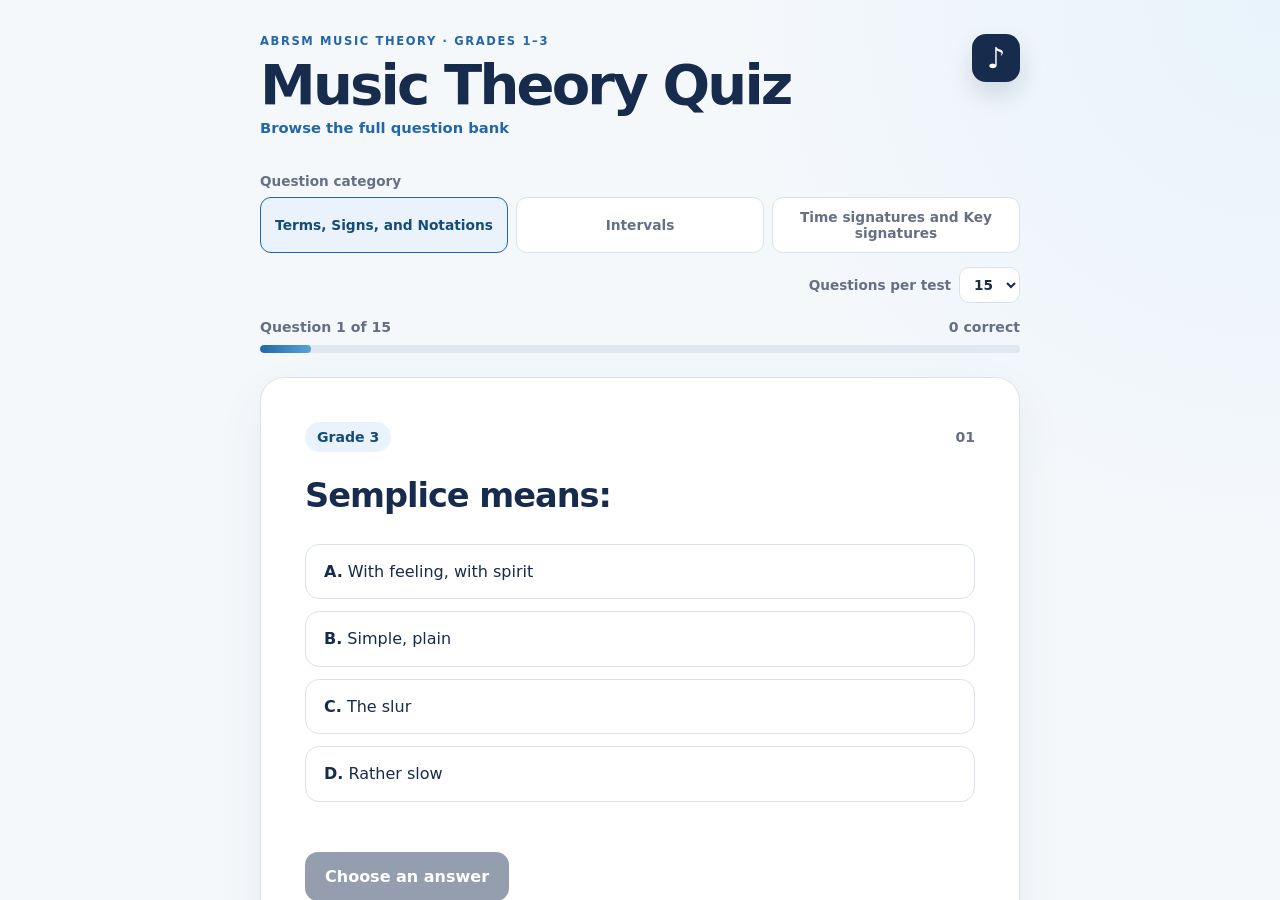
<file: index.html>
<!doctype html>
<html lang="en">
  <head>
    <meta charset="UTF-8" />
    <meta name="viewport" content="width=device-width, initial-scale=1.0" />
    <meta http-equiv="refresh" content="0; url=./abrsm-test/" />
    <title>ABRSM Music Theory Test</title>
    <link rel="canonical" href="./abrsm-test/" />
  </head>
  <body>
    <p>Opening the <a href="./abrsm-test/">ABRSM Music Theory Test</a>…</p>
  </body>
</html>
</file>
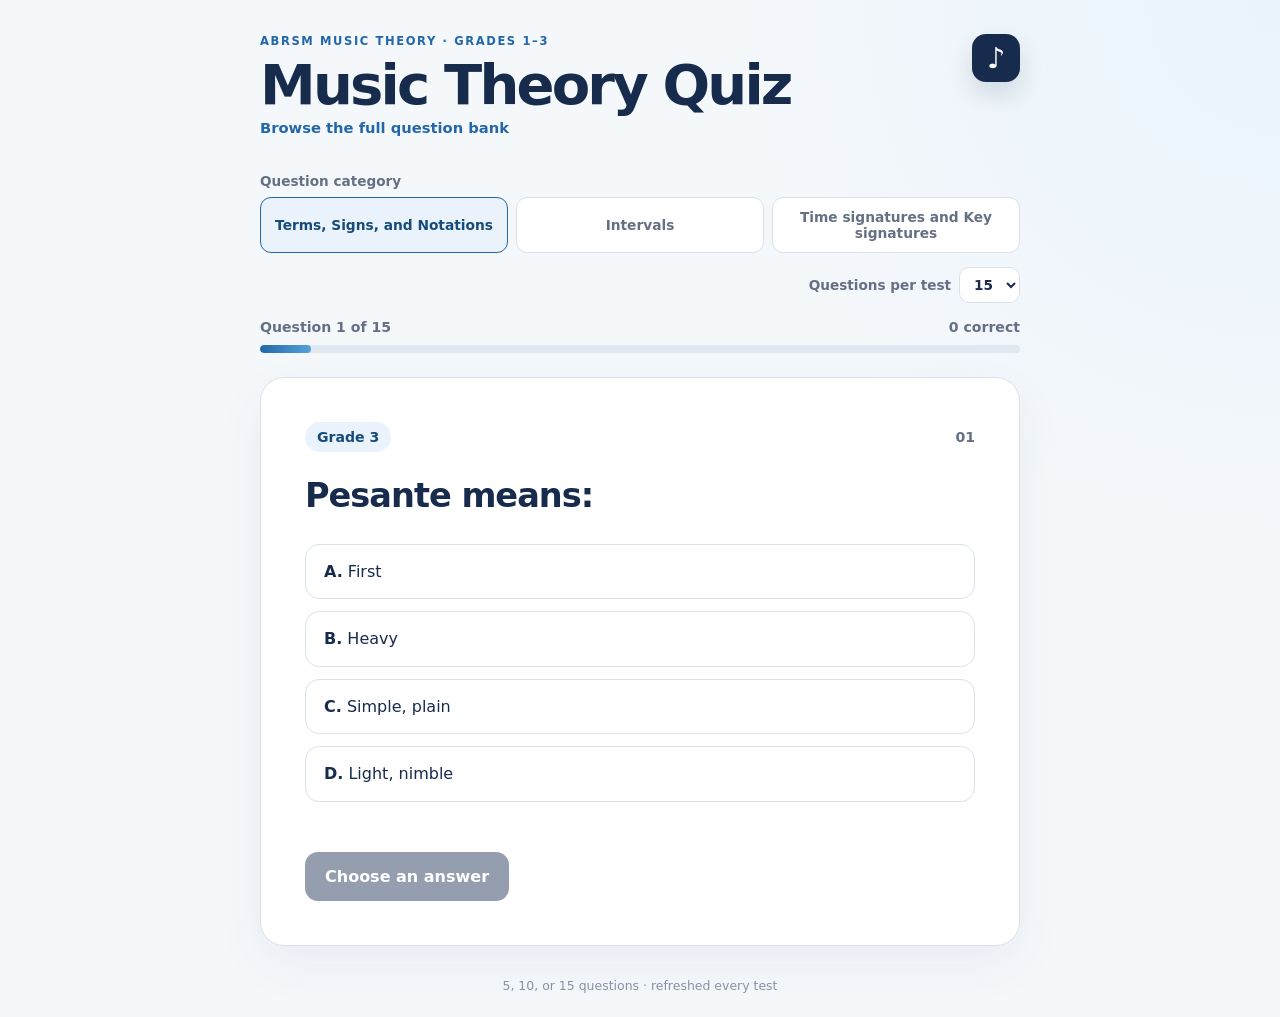
<file: abrsm-test/index.html>
<!doctype html>
<html lang="en">
  <head>
    <meta charset="UTF-8" />
    <meta name="viewport" content="width=device-width, initial-scale=1.0" />
    <meta name="description" content="ABRSM Grade 1–3 music theory quiz, including terms, signs, notation, and intervals." />
    <title>Music Theory Quiz</title>
    <link rel="stylesheet" href="styles.css" />
    <script src="interval-matrix.js" defer></script>
    <script src="vendor/abcjs-basic-min.js" defer></script>
    <script src="app.js" defer></script>
  </head>
  <body>
    <main class="app-shell">
      <header class="site-header">
        <div>
          <p class="eyebrow">ABRSM MUSIC THEORY · GRADES 1–3</p>
          <h1>Music Theory Quiz</h1>
          <a class="text-link" href="question-bank.html">Browse the full question bank</a>
        </div>
        <div class="header-mark" aria-hidden="true">♪</div>
      </header>

      <section id="test-screen" class="screen" aria-live="polite">
        <div class="category-selector" role="group" aria-label="Question category">
          <span class="category-selector-label">Question category</span>
          <div class="category-buttons">
            <button class="category-button active" type="button" data-category="terms" aria-pressed="true">Terms, Signs, and Notations</button>
            <button class="category-button" type="button" data-category="intervals" aria-pressed="false">Intervals</button>
            <button class="category-button" type="button" data-category="time-signatures" aria-pressed="false">Time signatures and Key signatures</button>
          </div>
        </div>
        <div class="test-options">
          <label for="test-length">Questions per test
            <select id="test-length" aria-label="Number of questions">
              <option value="15" selected>15</option>
              <option value="10">10</option>
              <option value="5">5</option>
            </select>
          </label>
        </div>
        <div class="progress-row">
          <span id="progress-label">Question 1 of 15</span>
          <span id="score-label">0 correct</span>
        </div>
        <div class="progress-track" aria-hidden="true"><div id="progress-bar" class="progress-bar"></div></div>

        <article class="question-card">
          <div class="question-meta"><span id="grade-badge" class="grade-badge">Grade 1</span><span id="question-number">01</span></div>
          <h2 id="question-text"></h2>
          <div id="question-image-wrap" class="question-image-wrap hidden"><img id="question-image" alt="Musical notation for this question" /></div>
          <div id="question-notation-wrap" class="question-notation-wrap hidden"><div id="question-notation" role="img"></div></div>
          <div id="answers" class="answers" role="radiogroup" aria-label="Answer choices"></div>
          <p id="feedback" class="feedback" role="status"></p>
          <button id="next-button" class="primary-button" type="button" disabled>Choose an answer</button>
        </article>
      </section>

      <section id="result-screen" class="screen hidden" aria-live="polite">
        <div class="result-hero">
          <p class="eyebrow">TEST COMPLETE</p>
          <h2 id="result-title">Your results</h2>
          <p id="result-summary" class="result-summary"></p>
        </div>
        <div id="review" class="review-list"></div>
        <button id="restart-button" class="primary-button" type="button">Do another test</button>
      </section>

      <footer class="site-footer">5, 10, or 15 questions · refreshed every test</footer>
    </main>
  </body>
</html>
</file>
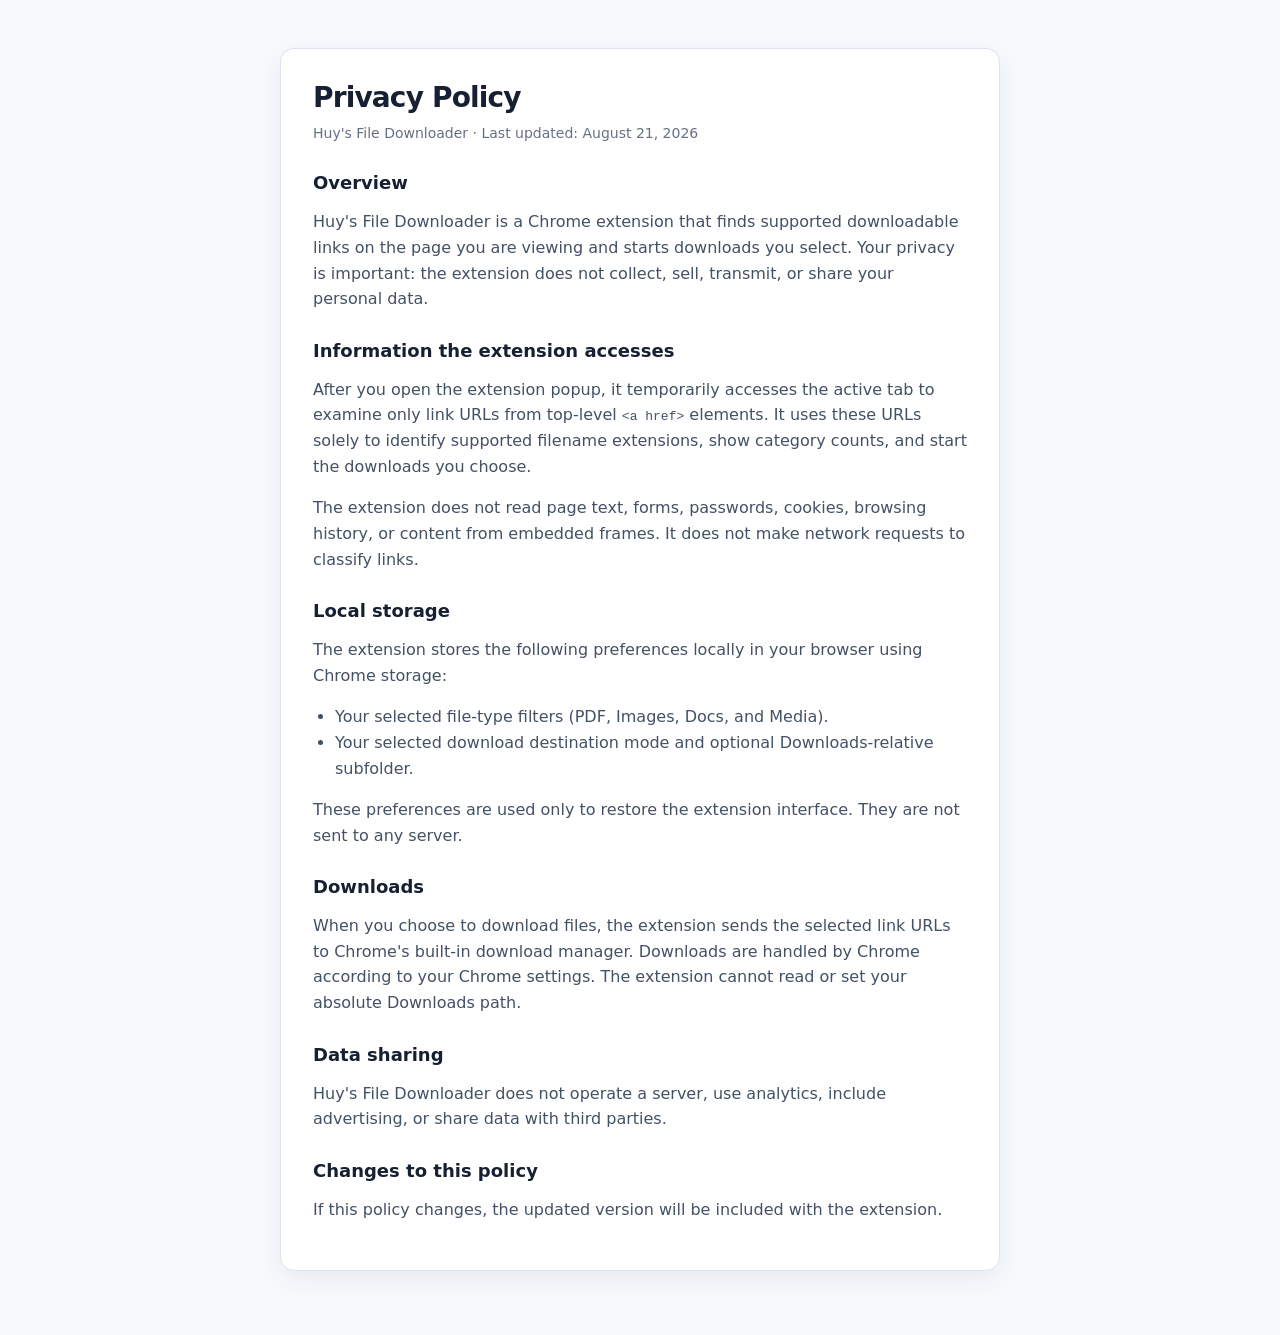
<file: privacy-policy.html>
<!doctype html>
<html lang="en">
  <head>
    <meta charset="utf-8">
    <meta name="viewport" content="width=device-width, initial-scale=1">
    <title>Privacy Policy — Huy's File Downloader</title>
    <style>
      :root { color: #172033; background: #f7f9fc; font-family: system-ui, -apple-system, BlinkMacSystemFont, "Segoe UI", sans-serif; }
      body { margin: 0; }
      main { max-width: 720px; margin: 0 auto; padding: 48px 24px 64px; }
      article { padding: 32px; border: 1px solid #dce3ed; border-radius: 14px; background: #fff; box-shadow: 0 8px 24px rgb(36 73 125 / 8%); }
      h1 { margin: 0; font-size: 28px; letter-spacing: -0.03em; }
      h2 { margin: 28px 0 8px; font-size: 18px; }
      p, li { color: #435166; line-height: 1.6; }
      .updated { margin: 8px 0 0; color: #657084; font-size: 14px; }
      ul { padding-left: 22px; }
      strong { color: #172033; }
    </style>
  </head>
  <body>
    <main>
      <article>
        <h1>Privacy Policy</h1>
        <p class="updated">Huy's File Downloader · Last updated: August 21, 2026</p>

        <h2>Overview</h2>
        <p>Huy's File Downloader is a Chrome extension that finds supported downloadable links on the page you are viewing and starts downloads you select. Your privacy is important: the extension does not collect, sell, transmit, or share your personal data.</p>

        <h2>Information the extension accesses</h2>
        <p>After you open the extension popup, it temporarily accesses the active tab to examine only link URLs from top-level <code>&lt;a href&gt;</code> elements. It uses these URLs solely to identify supported filename extensions, show category counts, and start the downloads you choose.</p>
        <p>The extension does not read page text, forms, passwords, cookies, browsing history, or content from embedded frames. It does not make network requests to classify links.</p>

        <h2>Local storage</h2>
        <p>The extension stores the following preferences locally in your browser using Chrome storage:</p>
        <ul>
          <li>Your selected file-type filters (PDF, Images, Docs, and Media).</li>
          <li>Your selected download destination mode and optional Downloads-relative subfolder.</li>
        </ul>
        <p>These preferences are used only to restore the extension interface. They are not sent to any server.</p>

        <h2>Downloads</h2>
        <p>When you choose to download files, the extension sends the selected link URLs to Chrome's built-in download manager. Downloads are handled by Chrome according to your Chrome settings. The extension cannot read or set your absolute Downloads path.</p>

        <h2>Data sharing</h2>
        <p>Huy's File Downloader does not operate a server, use analytics, include advertising, or share data with third parties.</p>

        <h2>Changes to this policy</h2>
        <p>If this policy changes, the updated version will be included with the extension.</p>
      </article>
    </main>
  </body>
</html>
</file>
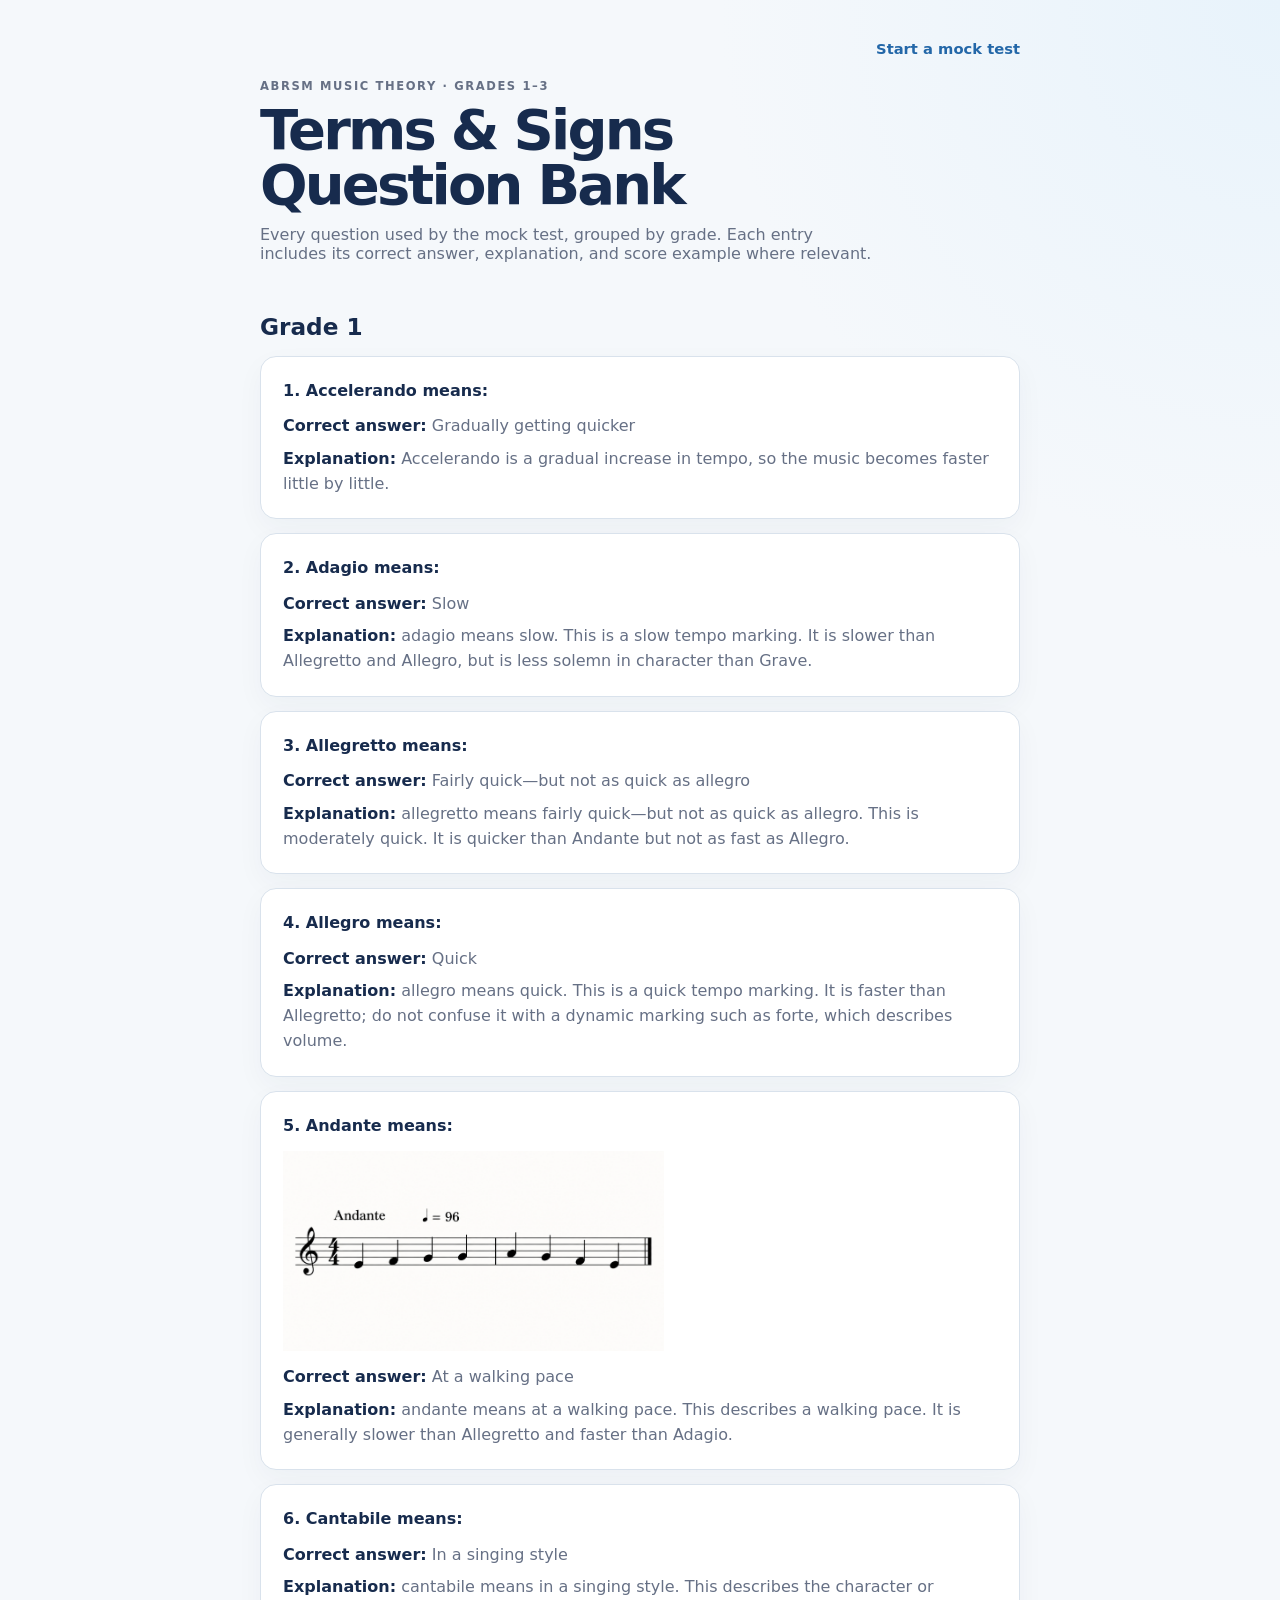
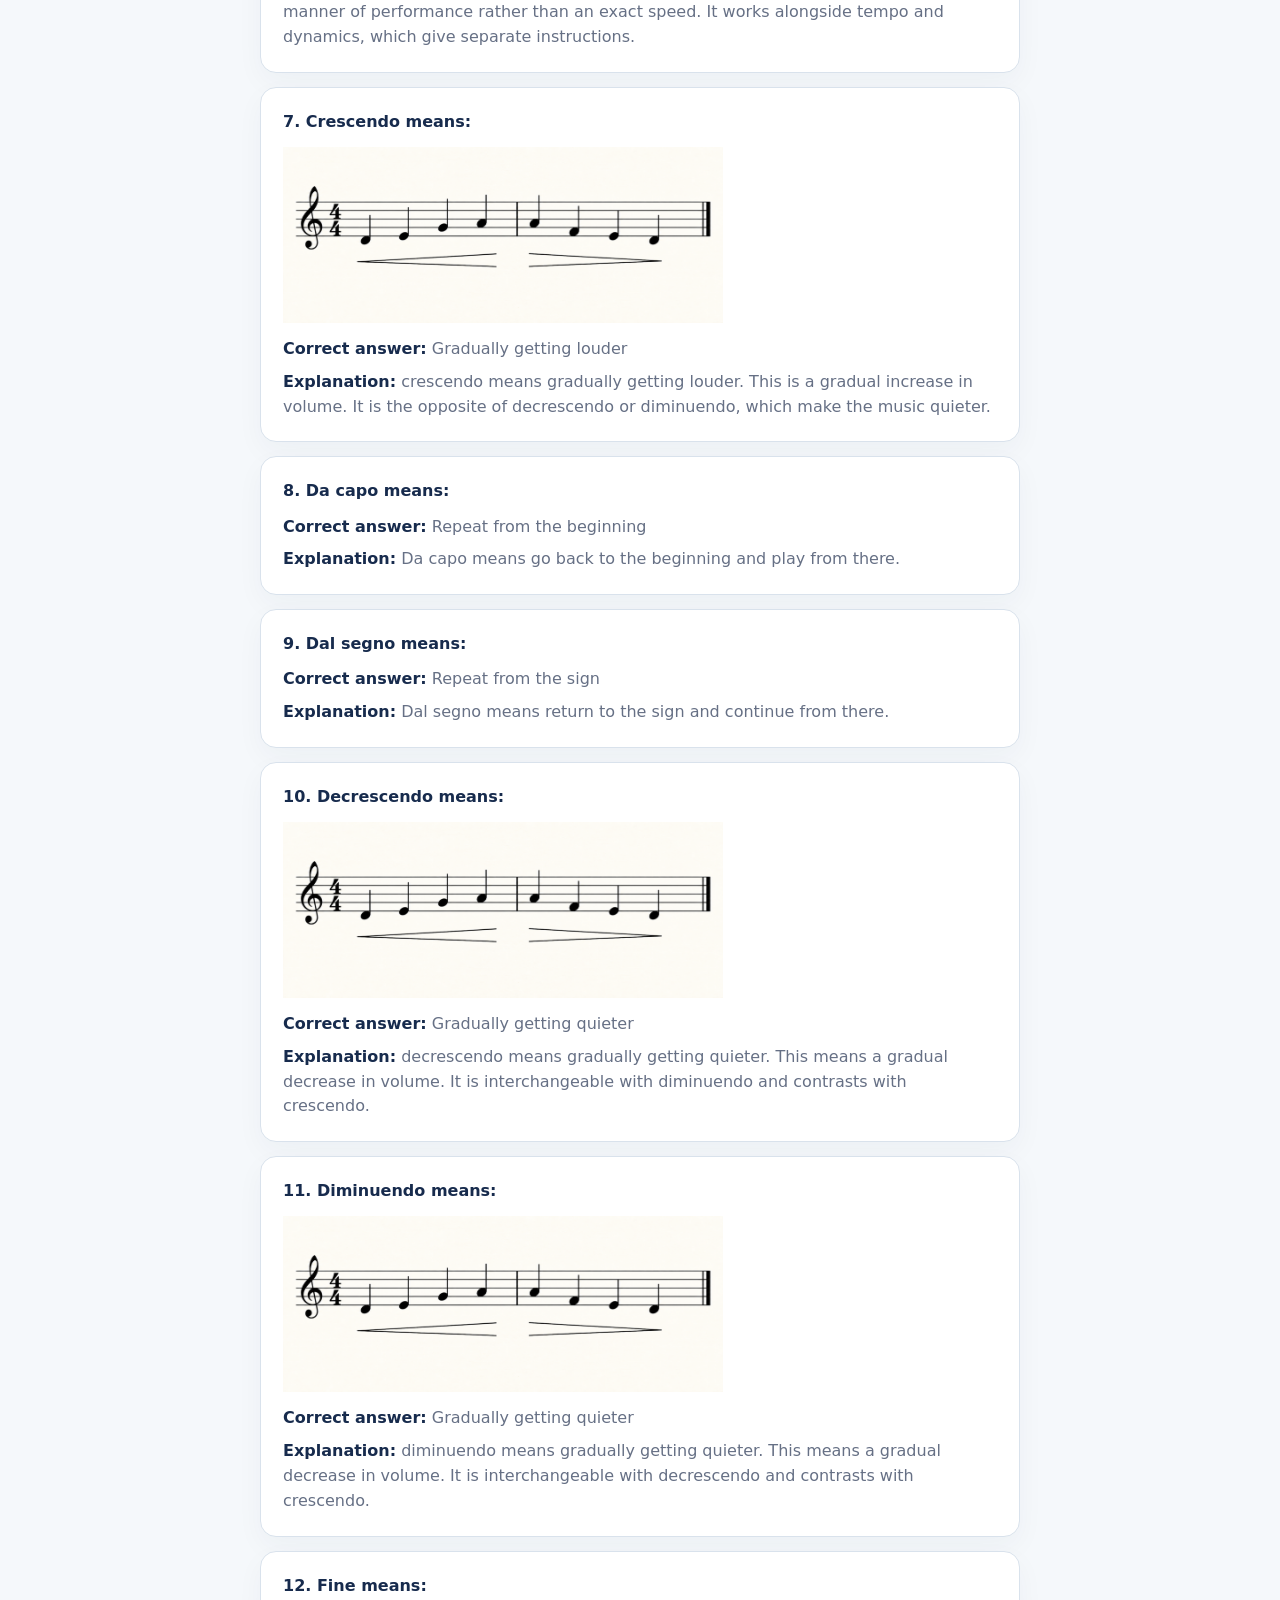
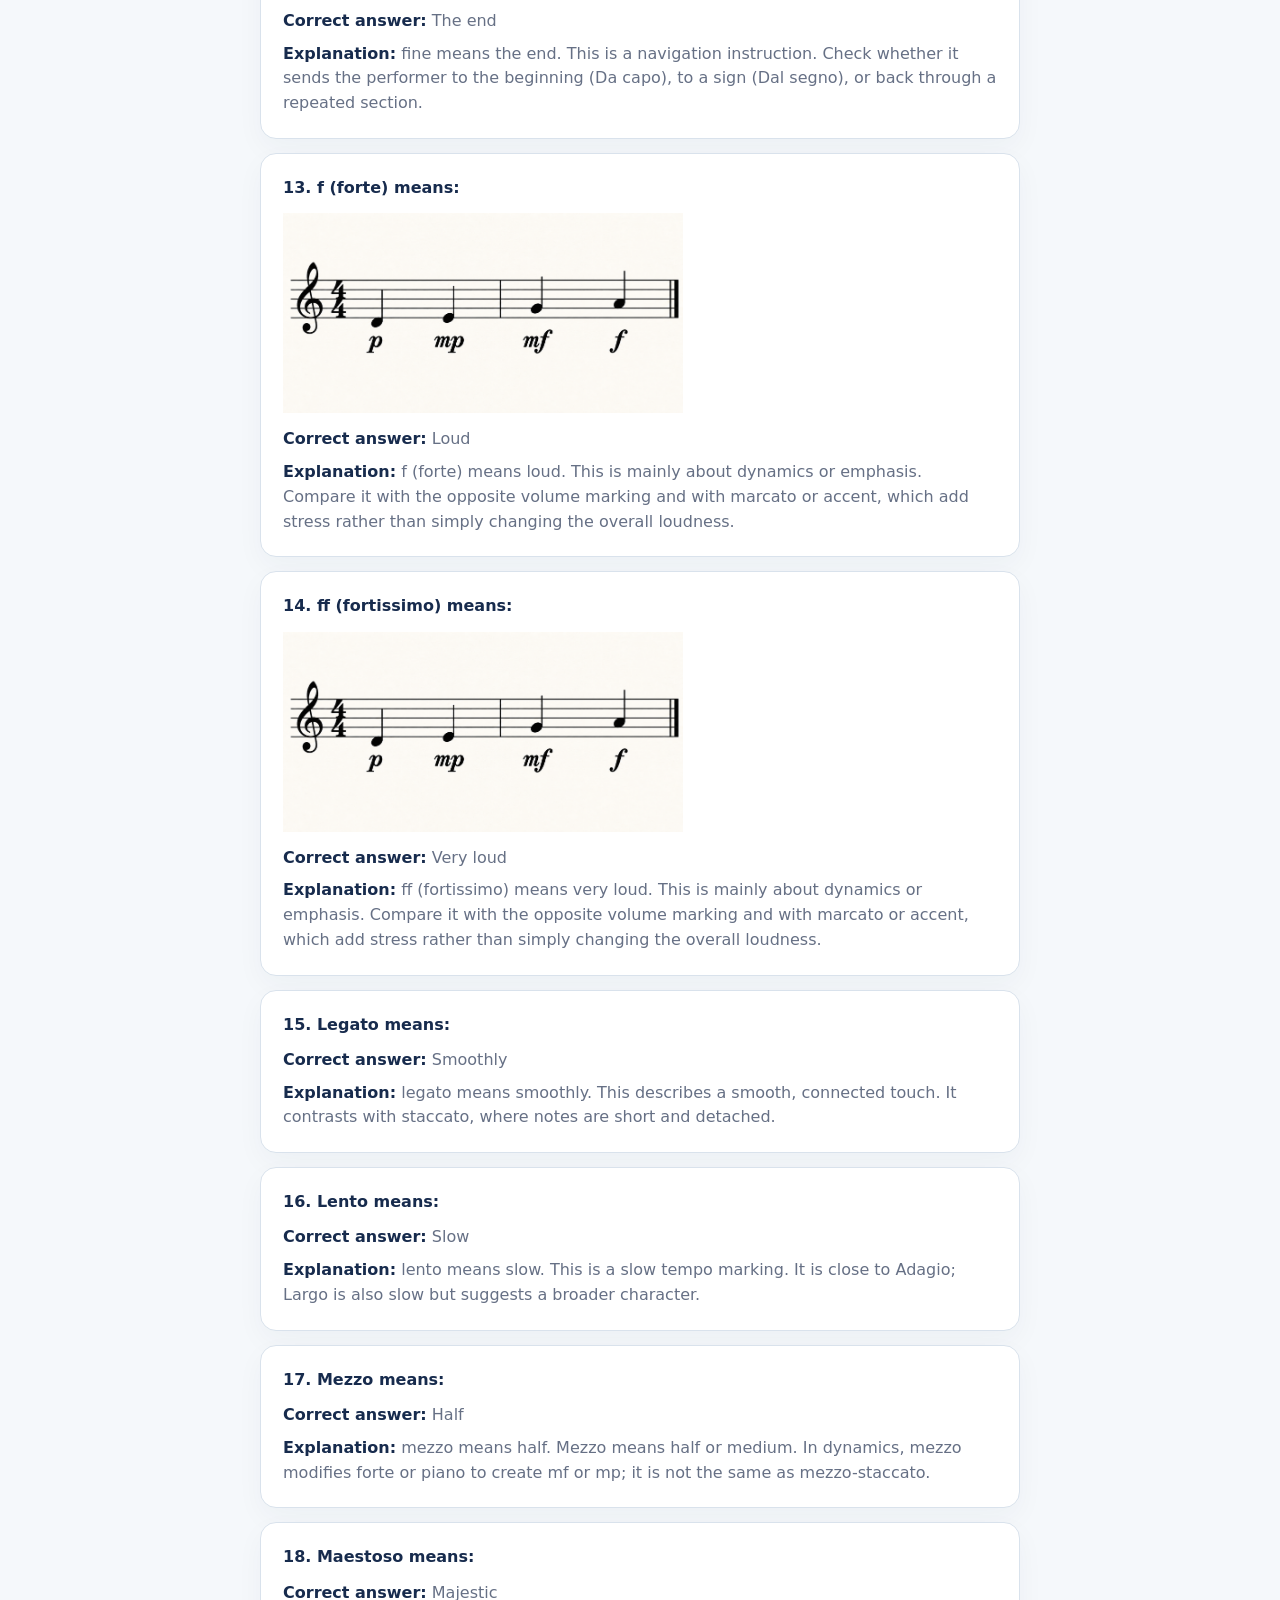
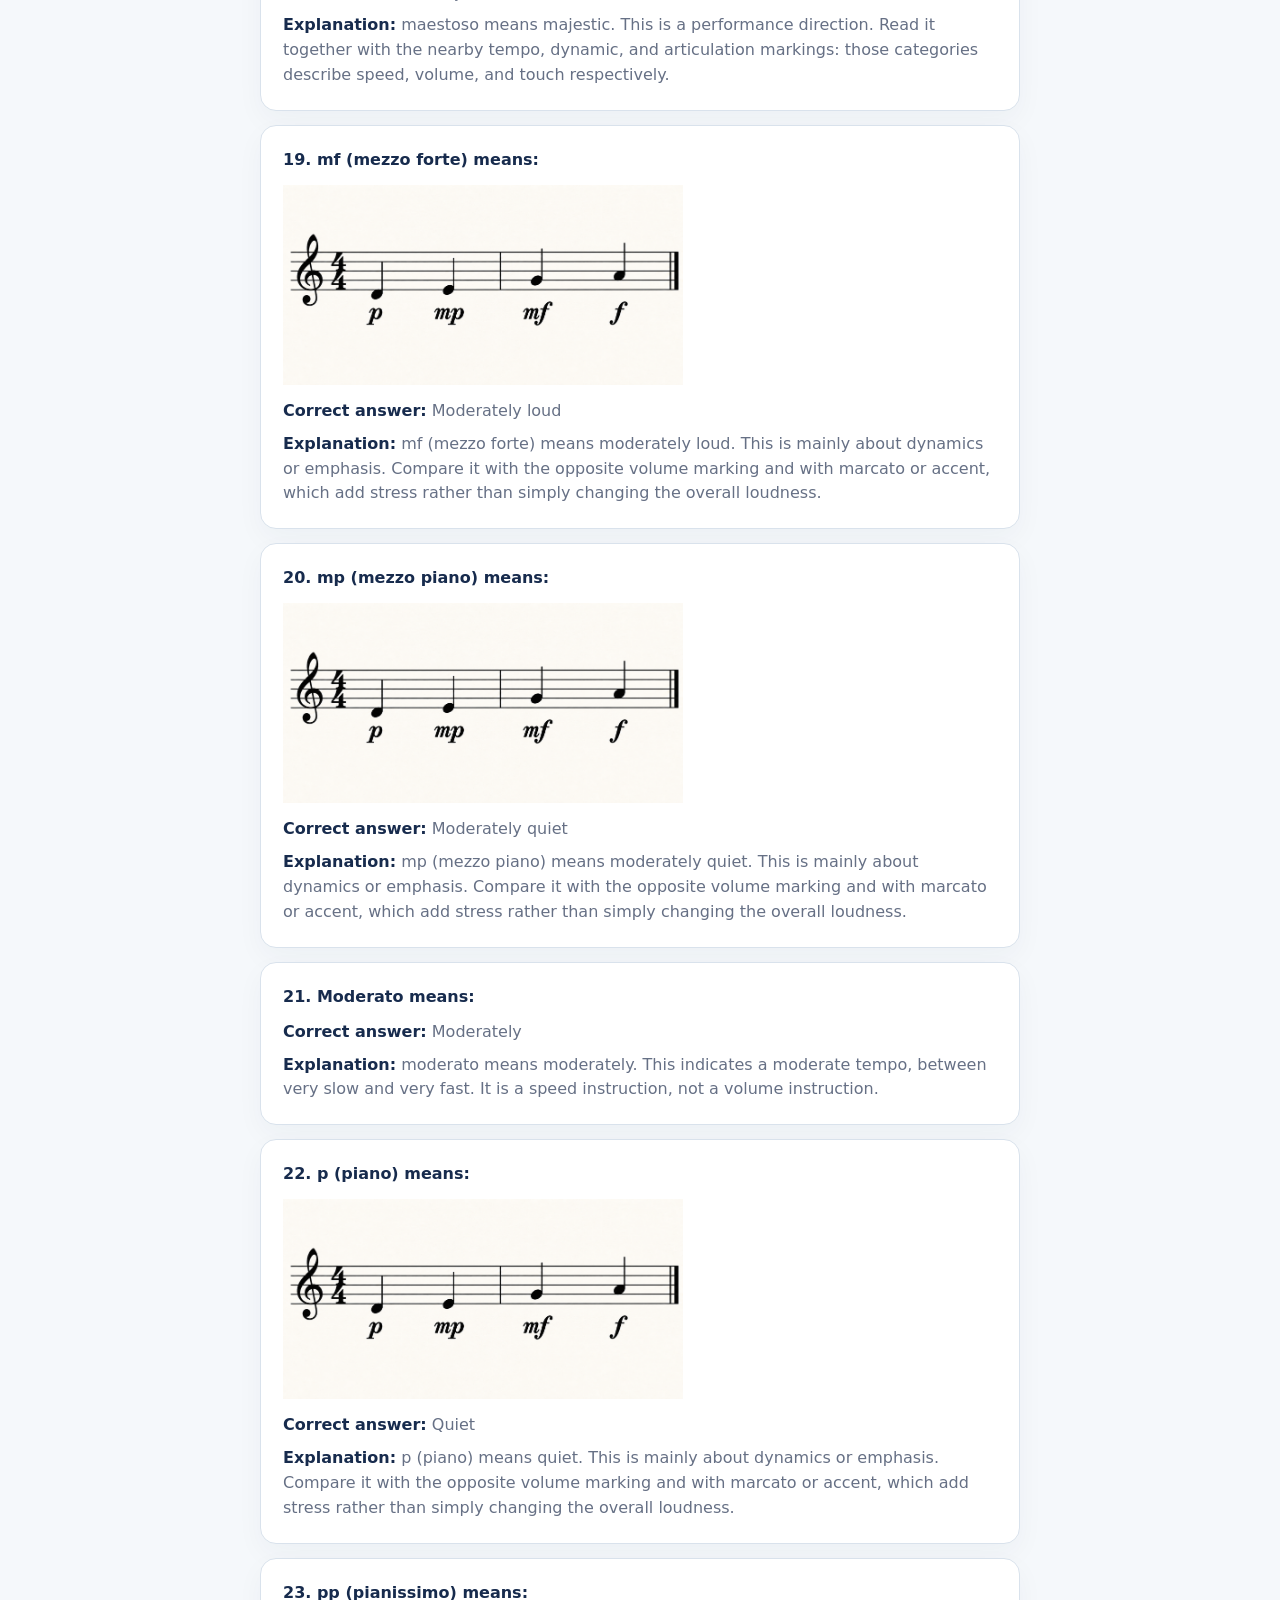
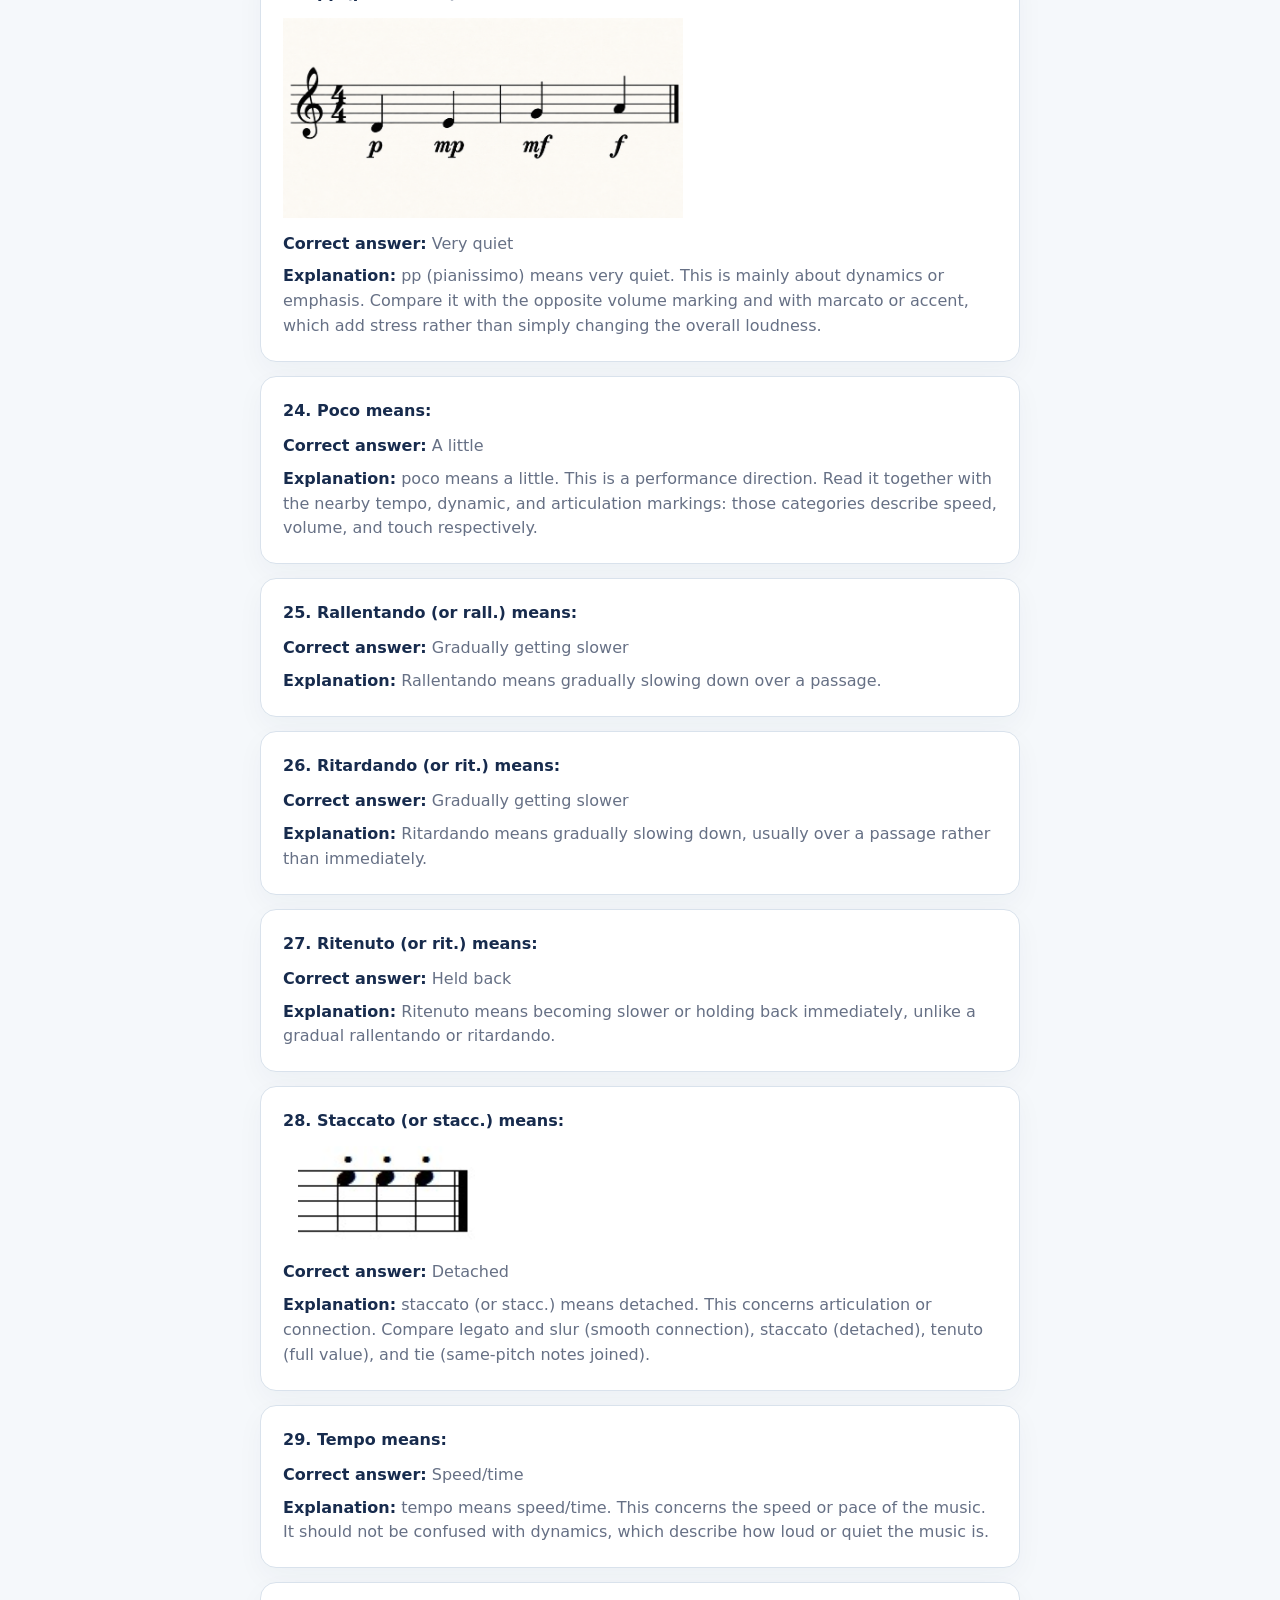
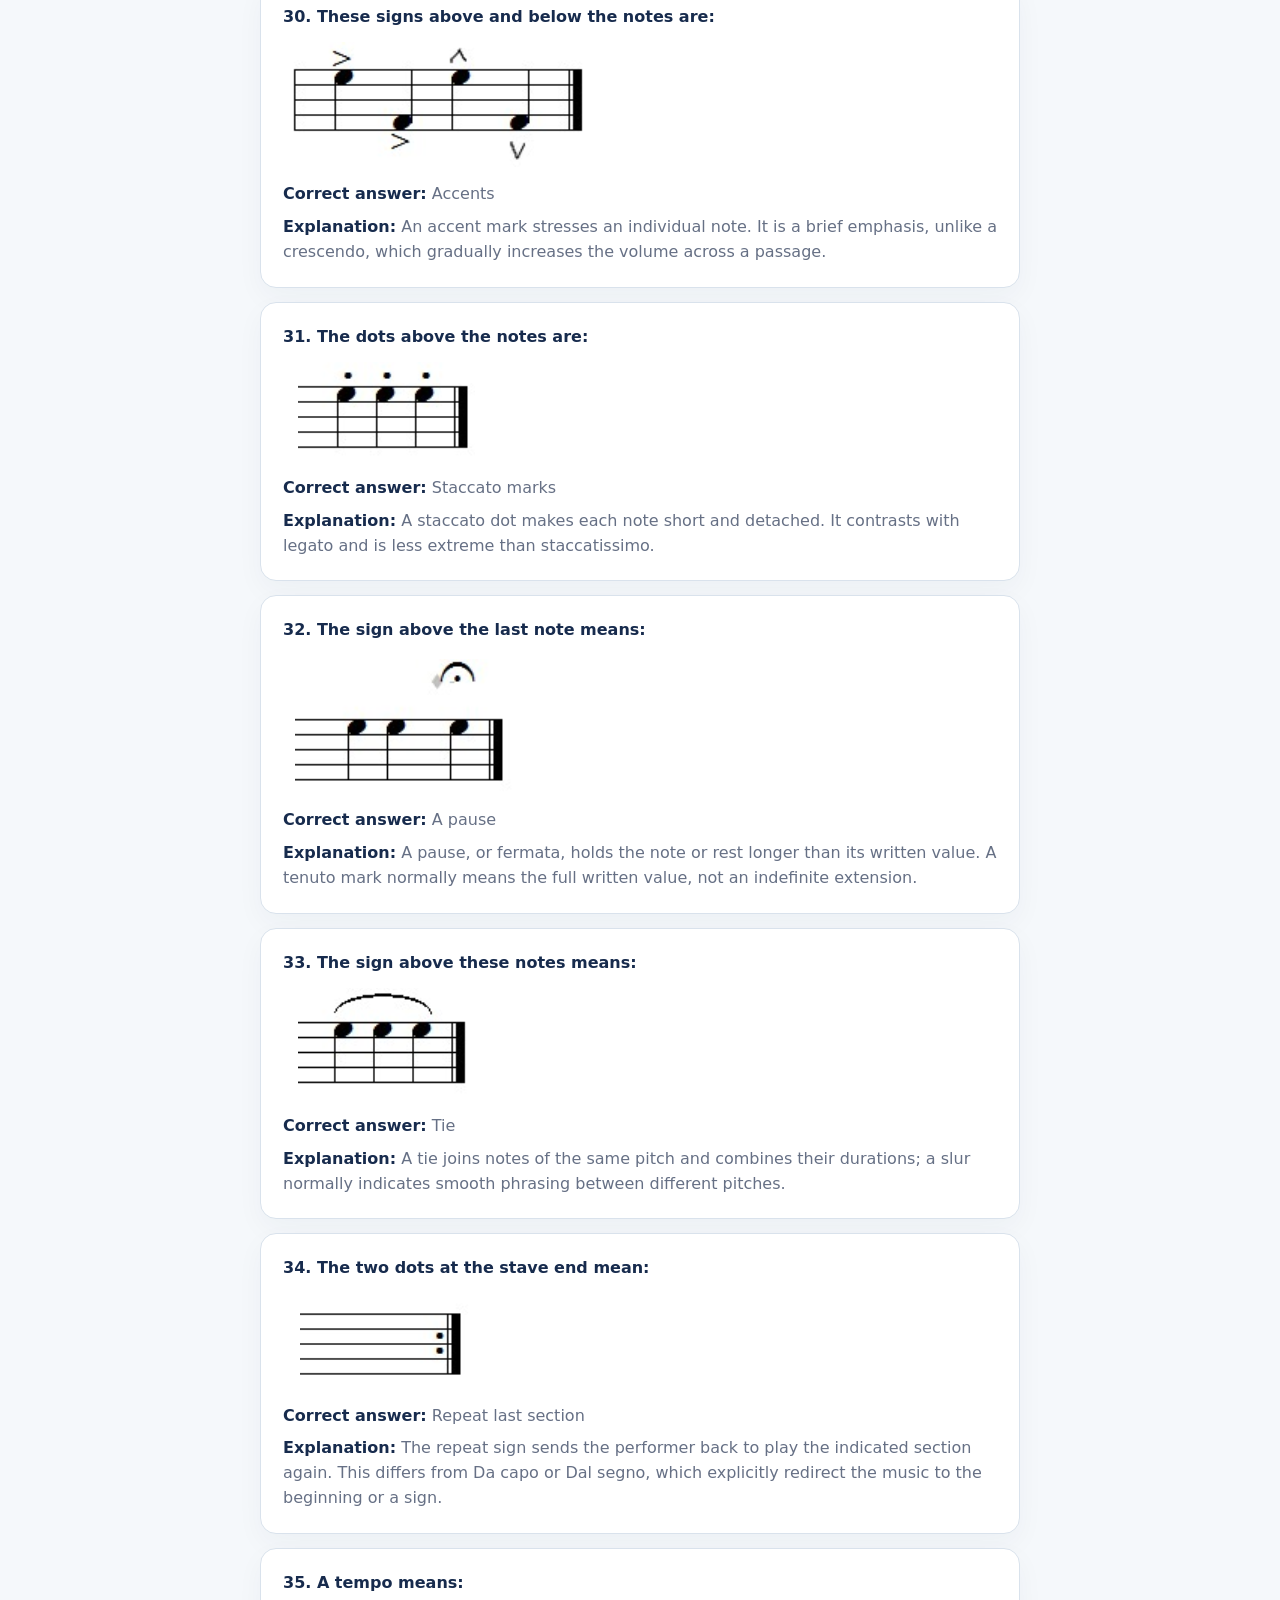
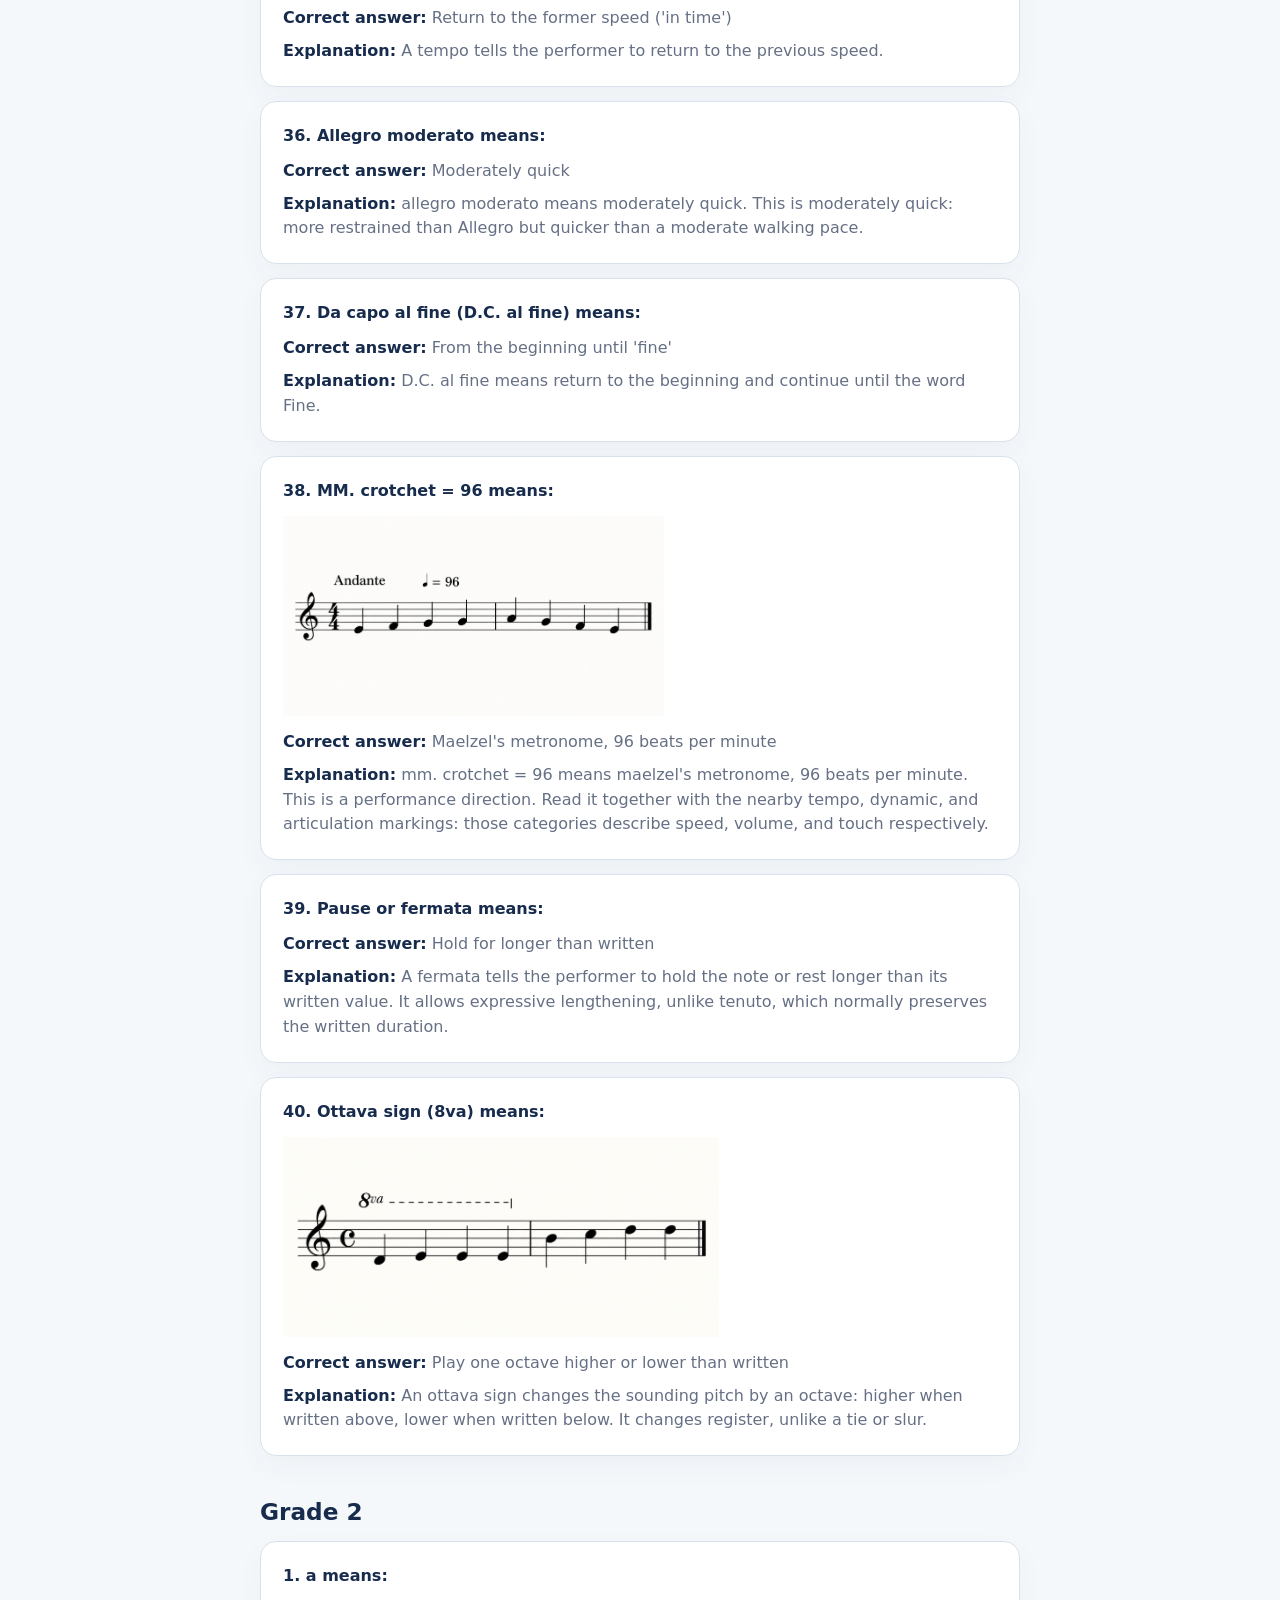
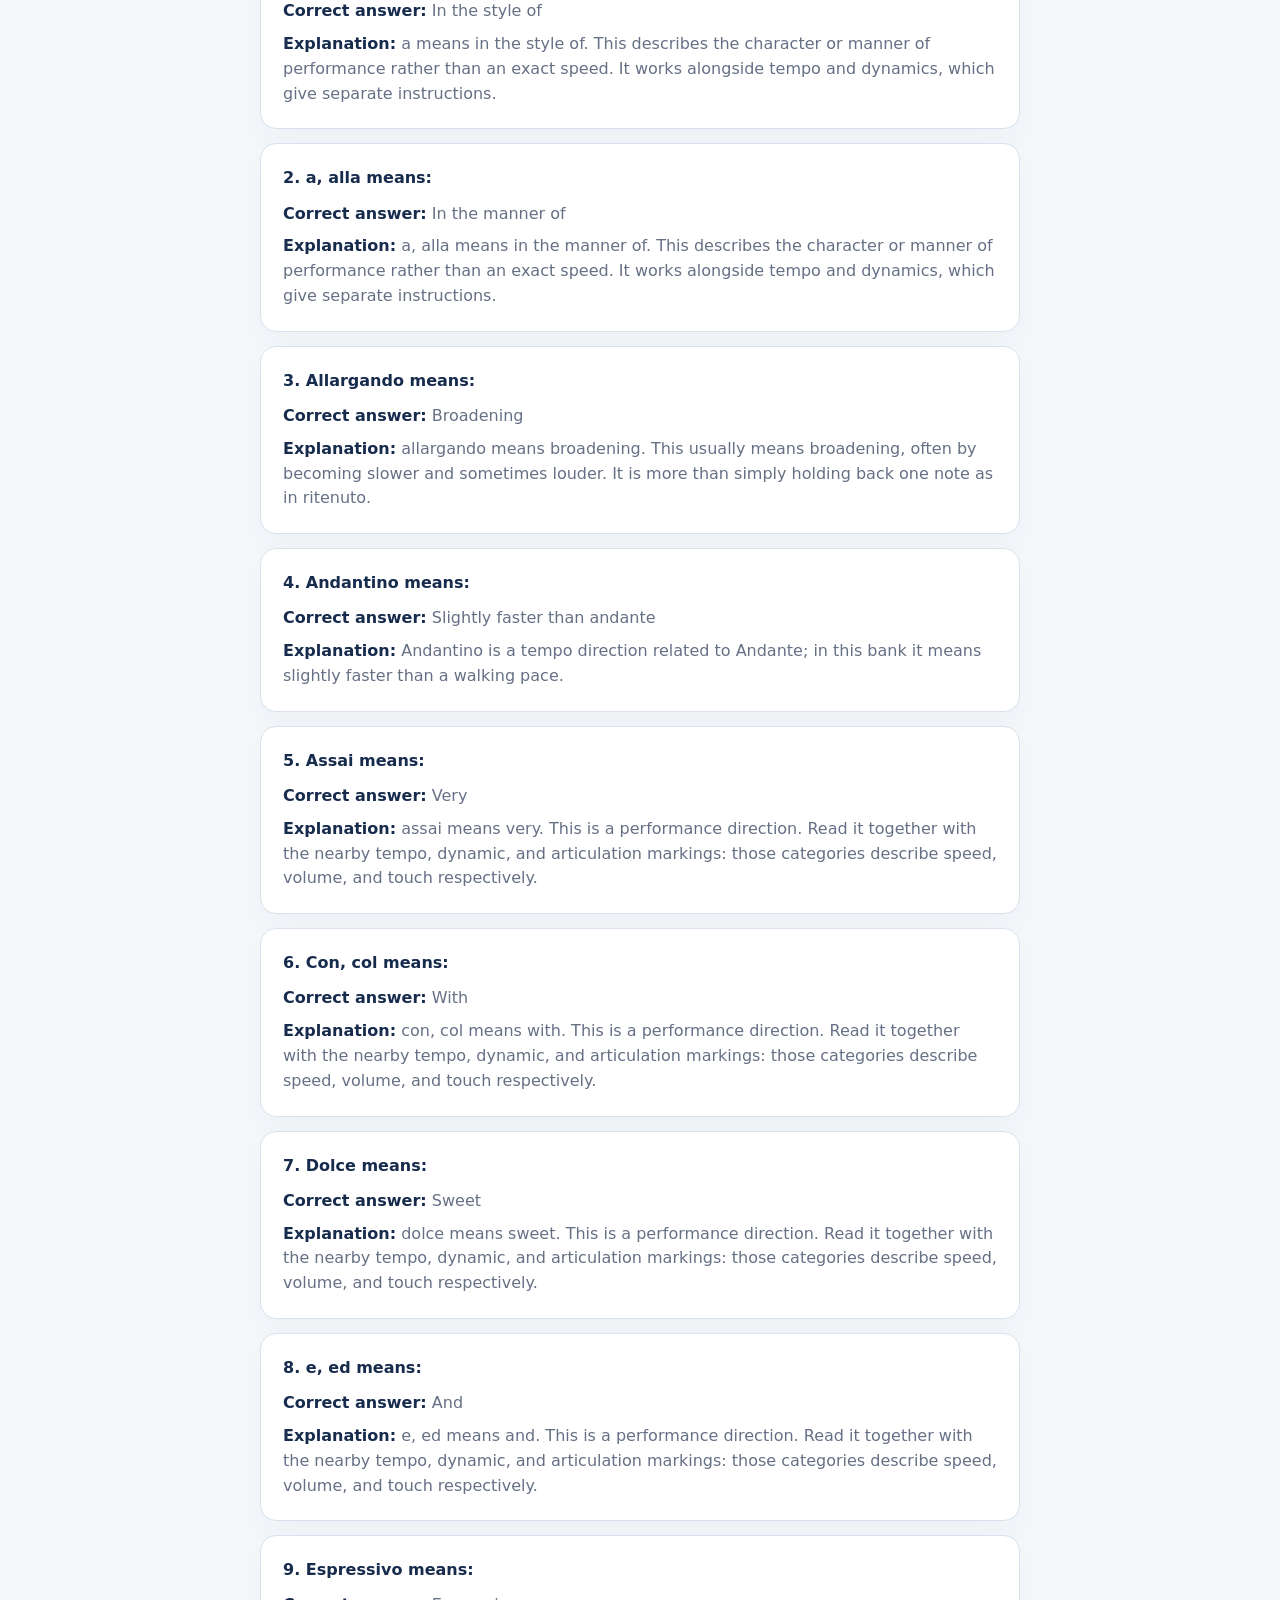
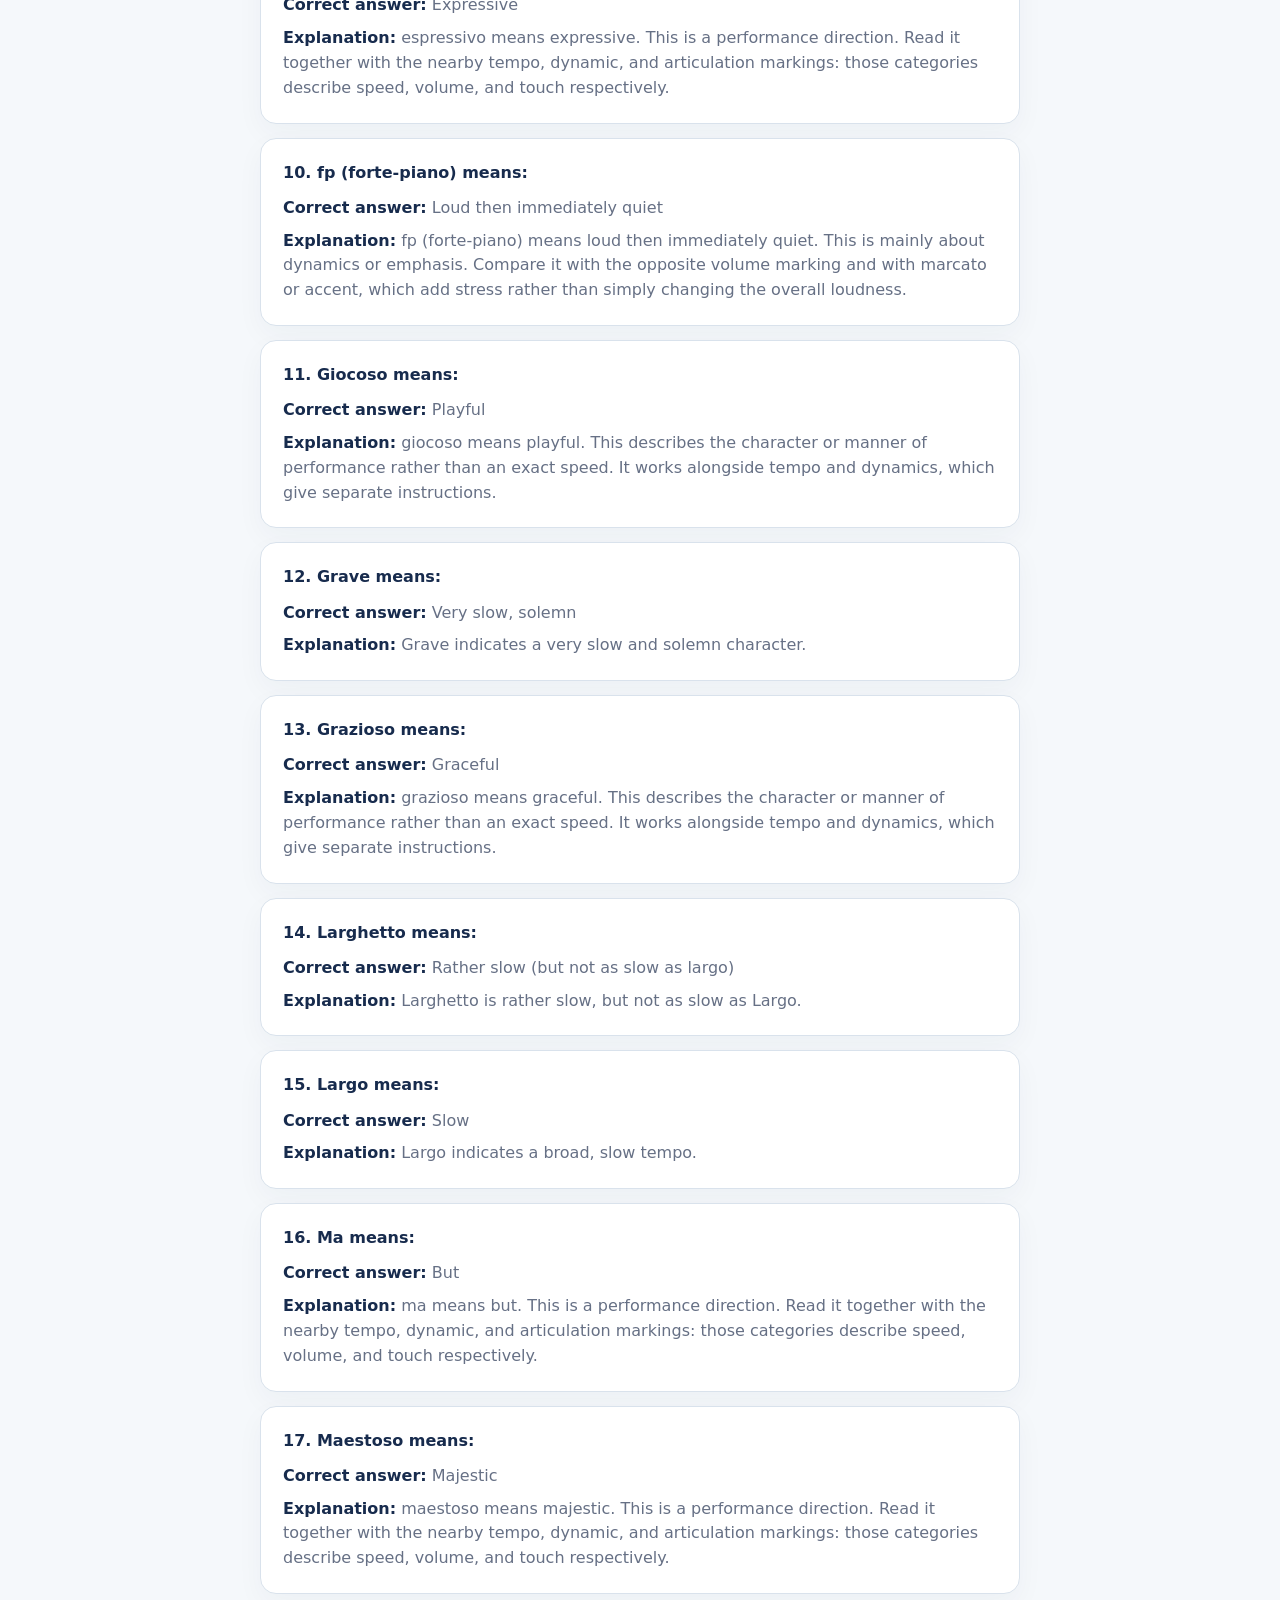
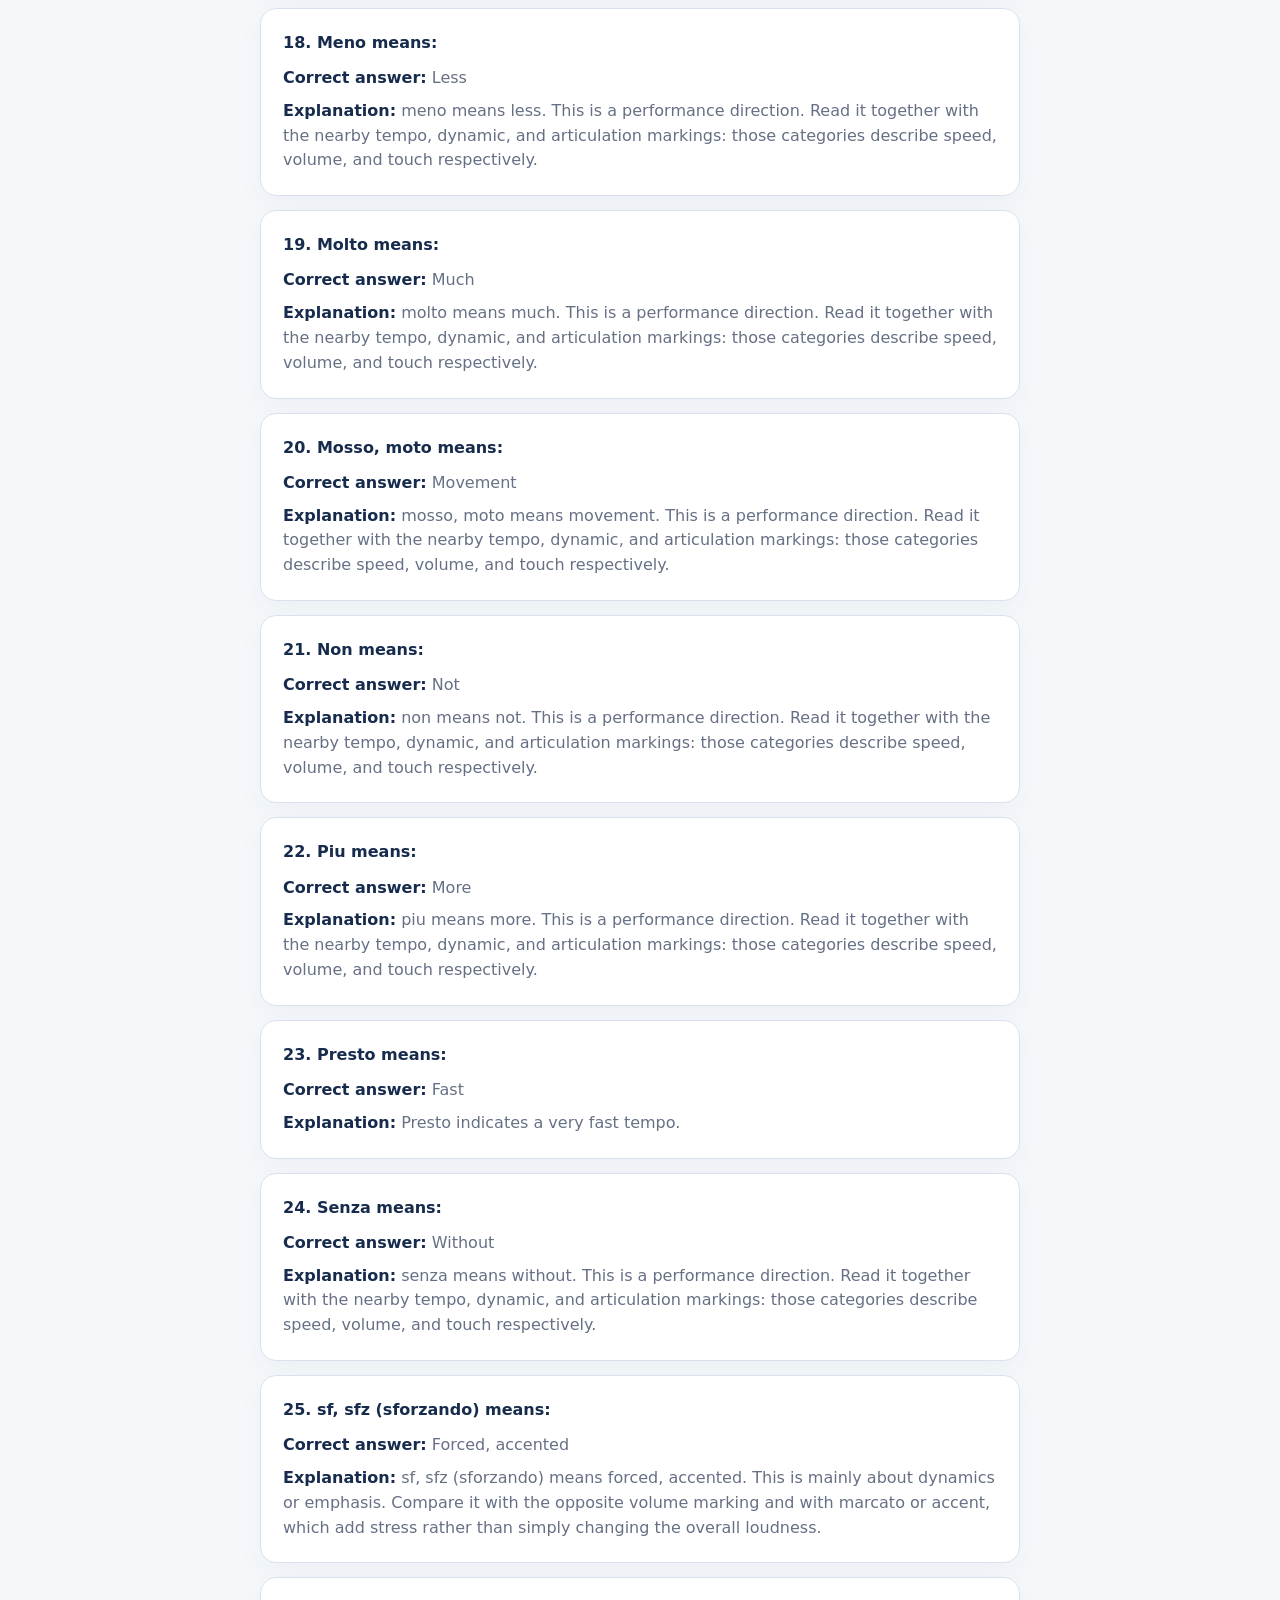
<file: abrsm-test/question-bank.html>
<!doctype html>
<html lang="en">
  <head>
    <meta charset="utf-8" />
    <meta name="viewport" content="width=device-width, initial-scale=1" />
    <meta name="description" content="Full ABRSM Music Theory terms and signs question bank for Grades 1 to 3." />
    <title>ABRSM Terms &amp; Signs Question Bank</title>
    <link rel="stylesheet" href="styles.css" />
    <script src="app.js" defer></script>
    <script src="question-bank-page.js" defer></script>
  </head>
  <body>
    <main class="app-shell">
      <nav class="page-nav" aria-label="Primary navigation">
        <a class="text-link" href="index.html">Start a mock test</a>
      </nav>
      <header class="bank-header">
        <p class="eyebrow">ABRSM MUSIC THEORY · GRADES 1–3</p>
        <h1>Terms &amp; Signs<br><span>Question Bank</span></h1>
        <p>Every question used by the mock test, grouped by grade. Each entry includes its correct answer, explanation, and score example where relevant.</p>
      </header>
      <div id="question-bank" aria-live="polite"></div>
      <footer class="site-footer">Question bank shared with the mock test</footer>
    </main>
  </body>
</html>
</file>
<file: abrsm-test/styles.css>
:root {
  color-scheme: light;
  --ink: #172b4d;
  --muted: #667085;
  --blue: #2367a8;
  --blue-dark: #174b7a;
  --blue-pale: #eaf3fb;
  --green: #147d64;
  --green-pale: #e8f7f1;
  --red: #b42318;
  --red-pale: #fff0ee;
  --line: #d9e2ec;
  --paper: #ffffff;
  --background: #f5f8fb;
  font-family: Inter, ui-sans-serif, system-ui, -apple-system, BlinkMacSystemFont, "Segoe UI", sans-serif;
}

* { box-sizing: border-box; }
body { margin: 0; min-width: 320px; background: radial-gradient(circle at top right, #e8f3fb 0, transparent 35rem), var(--background); color: var(--ink); }
.app-shell { width: min(760px, calc(100% - 32px)); margin: 0 auto; padding: 34px 0 24px; min-height: 100vh; display: flex; flex-direction: column; }
.site-header { display: flex; justify-content: space-between; align-items: flex-start; margin-bottom: 38px; }
.eyebrow { margin: 0 0 10px; color: var(--blue); font-size: 0.72rem; font-weight: 800; letter-spacing: 0.14em; }
h1, h2, p { margin-top: 0; }
h1 { margin-bottom: 0; font-size: clamp(2rem, 6vw, 3.5rem); line-height: 0.98; letter-spacing: -0.05em; }
.header-mark { display: grid; place-items: center; width: 48px; height: 48px; border-radius: 14px; background: var(--ink); color: #fff; font-size: 1.8rem; box-shadow: 0 12px 24px #172b4d24; }
.progress-row { display: flex; justify-content: space-between; gap: 16px; color: var(--muted); font-size: 0.88rem; font-weight: 700; margin-bottom: 10px; }
.category-selector { margin: -2px 0 16px; }
.category-selector-label { display: block; margin-bottom: 8px; color: var(--muted); font-size: 0.85rem; font-weight: 700; }
.category-buttons { display: flex; gap: 8px; }
.category-button { flex: 1; border: 1px solid var(--line); border-radius: 11px; background: #fff; color: var(--muted); padding: 11px 12px; font: inherit; font-size: 0.86rem; font-weight: 800; cursor: pointer; transition: border-color 160ms ease, background 160ms ease, color 160ms ease; }
.category-button:hover, .category-button:focus-visible { border-color: var(--blue); color: var(--blue-dark); outline: none; }
.category-button.active { border-color: var(--blue); background: var(--blue-pale); color: var(--blue-dark); }
.test-options { display: flex; align-items: center; justify-content: flex-end; gap: 14px; margin: -2px 0 16px; color: var(--muted); font-size: 0.85rem; font-weight: 700; }
.test-options label { display: flex; align-items: center; gap: 8px; }
.test-options select { border: 1px solid var(--line); border-radius: 10px; background: #fff; color: var(--ink); padding: 8px 10px; font: inherit; cursor: pointer; }
.test-options select:focus-visible { outline: 3px solid #55a3da66; outline-offset: 2px; }
.progress-track { height: 8px; overflow: hidden; border-radius: 999px; background: #dfe8f0; margin-bottom: 24px; }
.progress-bar { width: 6.67%; height: 100%; border-radius: inherit; background: linear-gradient(90deg, var(--blue), #55a3da); transition: width 260ms ease; }
.question-card { background: var(--paper); border: 1px solid var(--line); border-radius: 24px; padding: clamp(24px, 5vw, 44px); box-shadow: 0 18px 50px #1d35570f; }
.question-meta { display: flex; align-items: center; justify-content: space-between; color: var(--muted); font-size: 0.88rem; font-weight: 800; margin-bottom: 24px; }
.grade-badge { color: var(--blue-dark); background: var(--blue-pale); border-radius: 999px; padding: 7px 12px; }
.question-card h2 { max-width: 620px; margin-bottom: 28px; font-size: clamp(1.45rem, 4vw, 2.1rem); line-height: 1.18; letter-spacing: -0.03em; }
.answers { display: grid; gap: 12px; }
.answers.interval-answers { grid-template-columns: repeat(2, minmax(0, 1fr)); }
.answers.time-signature-answers { grid-template-columns: repeat(2, minmax(0, 1fr)); }
.answers.key-signature-answers { display: block; }
.answer-option { width: 100%; border: 1px solid var(--line); border-radius: 14px; background: #fff; color: var(--ink); padding: 16px 18px; text-align: left; font: inherit; font-size: 1rem; line-height: 1.35; cursor: pointer; transition: border-color 160ms ease, background 160ms ease, transform 160ms ease; }
.answer-option:hover:not(:disabled), .answer-option:focus-visible { border-color: var(--blue); background: #f7fbff; transform: translateY(-1px); outline: none; }
.answer-option.selected { border-color: var(--blue); background: var(--blue-pale); }
.answer-option.correct { border-color: var(--green); background: var(--green-pale); color: #0b5b49; }
.answer-option.incorrect { border-color: var(--red); background: var(--red-pale); color: #8c1d17; }
.answer-option:disabled { cursor: default; }
.interval-answer-option { display: grid; grid-template-columns: 28px minmax(0, 1fr); align-items: center; min-height: 112px; padding: 10px 16px; }
.time-signature-answer-option { display: grid; grid-template-columns: 28px minmax(0, 1fr); align-items: center; min-height: 112px; padding: 10px 16px; }
.answer-choice-label { align-self: start; padding-top: 8px; }
.answer-notation { min-width: 0; }
.answer-notation svg { display: block; max-width: 100%; height: auto; }
.time-signature-mark { position: relative; justify-self: center; display: inline-grid; grid-template-rows: repeat(2, auto); row-gap: 8px; align-items: center; min-width: 42px; color: currentColor; font-family: Georgia, 'Times New Roman', serif; font-size: 2.25rem; font-weight: 700; line-height: 0.78; text-align: center; }
.time-signature-mark.common-time, .time-signature-mark.alla-breve { display: block; font-size: 3.4rem; font-weight: 400; line-height: 1; }
.time-signature-mark.alla-breve::after { position: absolute; top: 4%; bottom: 4%; left: 54%; border-left: 2px solid currentColor; content: ''; }
.key-signature-builder { display: grid; gap: 16px; padding: 20px; border: 1px solid var(--line); border-radius: 14px; background: #fff; }
.key-signature-builder.correct { border-color: var(--green); background: var(--green-pale); }
.key-signature-builder.incorrect { border-color: var(--red); background: var(--red-pale); }
.key-signature-preview { overflow: hidden; border: 1px solid #e4eaf0; border-radius: 10px; background: #fbfcfd; padding: 4px 8px; color: var(--ink); }
.key-signature-preview svg { display: block; width: 100%; height: auto; }
.key-signature-preview line { stroke: currentColor; stroke-width: 1; }
.key-signature-clef { fill: currentColor; font-family: Bravura, 'Noto Music', 'Apple Symbols', serif; font-size: 100px; }
.key-signature-glyph { fill: currentColor; font-family: Georgia, 'Times New Roman', serif; font-size: 30px; font-weight: 700; text-anchor: middle; }
.key-signature-modes, .key-signature-notes { display: flex; flex-wrap: wrap; gap: 8px; }
.key-mode-button, .key-note-button { border: 1px solid var(--line); border-radius: 10px; background: #fff; color: var(--ink); padding: 9px 12px; font: inherit; font-weight: 800; cursor: pointer; }
.key-mode-button:hover:not(:disabled), .key-mode-button:focus-visible, .key-note-button:hover:not(:disabled), .key-note-button:focus-visible { border-color: var(--blue); background: #f7fbff; outline: none; }
.key-mode-button.selected, .key-note-button.selected { border-color: var(--blue); background: var(--blue-pale); color: var(--blue-dark); }
.key-mode-button:disabled, .key-note-button:disabled { cursor: default; }
.hide-time-signature .abcjs-time-signature, .hide-time-signature .time-signature { visibility: hidden; }
.feedback { min-height: 24px; margin: 18px 0 8px; color: var(--muted); font-size: 0.92rem; font-weight: 700; }
.feedback.good { color: var(--green); }
.feedback.bad { color: var(--red); }
.primary-button { border: 0; border-radius: 13px; background: var(--ink); color: #fff; padding: 15px 20px; font: inherit; font-weight: 800; cursor: pointer; transition: background 160ms ease, transform 160ms ease, opacity 160ms ease; }
.primary-button:hover:not(:disabled), .primary-button:focus-visible { background: var(--blue-dark); transform: translateY(-1px); outline: none; }
.primary-button:disabled { opacity: 0.45; cursor: not-allowed; }
.question-image-wrap, .question-notation-wrap { margin: -4px 0 28px; padding: 14px; border-radius: 14px; background: #fbfcfd; border: 1px solid #edf1f5; }
.question-image-wrap img { display: block; max-width: 100%; width: auto; max-height: 180px; object-fit: contain; }
.question-notation-wrap svg { display: block; max-width: 100%; height: auto; }
.hidden { display: none !important; }
.result-hero { padding: 16px 0 26px; }
.result-hero h2 { margin-bottom: 10px; font-size: clamp(2rem, 6vw, 3rem); letter-spacing: -0.05em; }
.result-summary { color: var(--muted); font-size: 1.05rem; }
.review-list { display: grid; gap: 14px; margin-bottom: 24px; }
.review-item { border: 1px solid var(--line); border-left: 4px solid var(--red); border-radius: 16px; padding: 18px; background: var(--paper); }
.review-item.correct-item { border-left-color: var(--green); }
.review-item h3 { margin: 0 0 12px; font-size: 1rem; line-height: 1.35; }
.review-item p { margin: 6px 0 0; color: var(--muted); font-size: 0.93rem; }
.review-item .review-explanation { margin-top: 12px; padding-top: 12px; border-top: 1px solid var(--line); }
.review-item strong { color: var(--ink); }
.review-image { display: block; max-width: min(100%, 240px); max-height: 130px; object-fit: contain; margin: 10px 0 14px; }
.review-notation { max-width: 280px; margin: 10px 0 14px; }
.review-notation svg { display: block; max-width: 100%; height: auto; }
.site-footer { margin-top: auto; padding-top: 32px; color: #8793a5; font-size: 0.78rem; text-align: center; }
.text-link { display: inline-block; margin-top: 6px; color: var(--blue); font-size: 0.92rem; font-weight: 800; text-decoration: none; }
.text-link:hover, .text-link:focus-visible { color: var(--blue-dark); text-decoration: underline; }
.page-nav { display: flex; justify-content: flex-end; margin-bottom: 22px; }
.bank-header { margin-bottom: 34px; }
.bank-header h1 { margin: 8px 0 12px; }
.bank-header p { max-width: 620px; color: var(--muted); }
.bank-section { margin: 0 0 42px; }
.bank-section h2 { margin: 0 0 16px; font-size: 1.45rem; }
.bank-list { display: grid; gap: 14px; }
.bank-item { padding: 22px; border: 1px solid var(--line); border-radius: 16px; background: var(--paper); box-shadow: 0 10px 28px #1d35570a; }
.bank-item h3 { margin: 0 0 12px; font-size: 1rem; line-height: 1.45; }
.bank-item p { margin: 8px 0 0; color: var(--muted); line-height: 1.55; }
.bank-item strong { color: var(--ink); }
.bank-item img { display: block; max-width: min(100%, 440px); max-height: 200px; margin: 14px 0; object-fit: contain; }
@media (max-width: 520px) { .app-shell { width: min(100% - 22px, 760px); padding-top: 24px; } .site-header { margin-bottom: 28px; } .category-buttons { flex-direction: column; } .test-options { align-items: stretch; flex-direction: column; } .test-options label { justify-content: space-between; } .question-card { border-radius: 18px; padding: 22px 18px; } .answer-option { padding: 14px; } .answers.time-signature-answers { grid-template-columns: 1fr; } }
</file>
